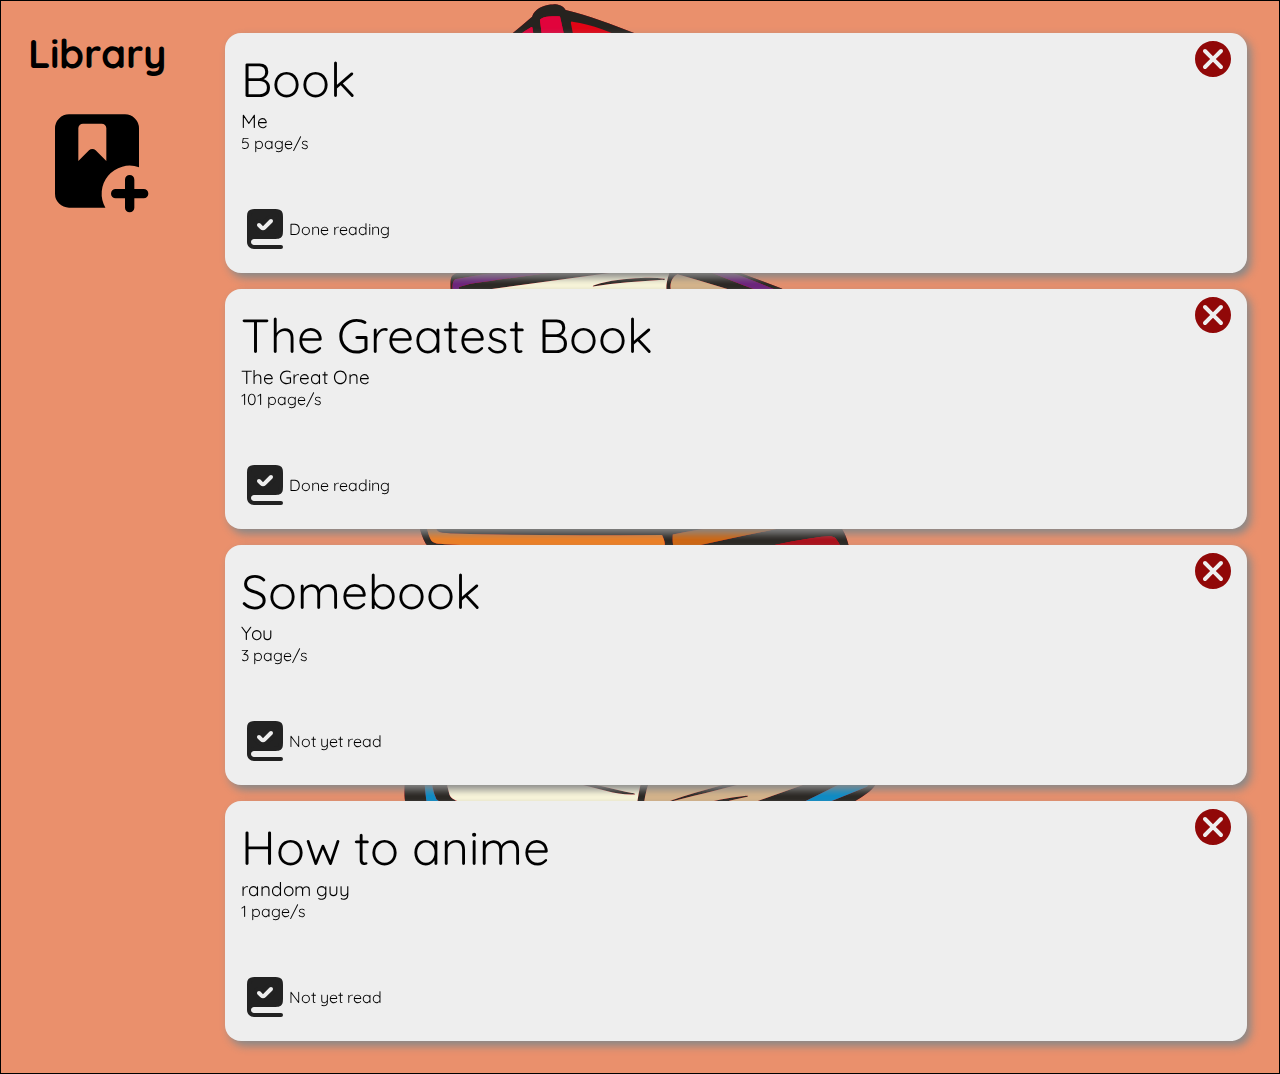
<file: index.html>
<!DOCTYPE html>
<html lang="en">
<head>
  <meta charset="UTF-8">
  <meta name="viewport" content="width=device-width, initial-scale=1.0">
  <title>Document</title>
  <link rel="stylesheet" href="style.css" />
  <script src="script.js" defer></script>
</head>
<body>

  <div class="main-container">
    <div class="flex-top-box container">

      <div class="flex-box sidebar" >
        <div class="controls">
          <h1>Library</h1>
          <button type="button" class="add-book"></button>
        </div>

        <dialog id="new-book">
          <form>
            <fieldset>
              <legend>
                Add your book!
              </legend>
              <div class="flex-box">
                <div class="flex-box fields">
                  <label for="name">Name</label>
                  <input type="text" id="name" required/>
                </div>
                <div class="flex-box fields">
                  <label for="author">Author</label>
                  <input type="text" id="author" />
                </div>
                <div class="flex-box fields">
                  <label for="page">Page</label>
                  <input type="number" id="page" />
                </div>
                <div class="flex-box fields">
                  <label for="to-read">Done reading?</label>
                  <input type="checkbox" id="to-read" />
                </div>
              </div>
              
            </fieldset>
            <div>
              <button id="confirm-btn" formmethod="dialog">Add</button>
              <button id="cancel" value="cancel" >Cancel</button>
            </div>
          </form>
        </dialog>

      </div>

      <div class="flex-box book-panel">
        <div class="flex-box book-list">
          <!--<div class="card flex-box">
            <div>
              <h4>title</h4>
              <p>author</p>
              <p>3 pages</p>
            </div>
            <div class="flex-box">
              <button type="button" class="toggle-read"></button>
              <p>to read</p>
              <button type="button" class="remove-book"></button>
            </div>
          </div>-->
        </div>
      </div>

    </div>
  </div>

</body>
</html>
</file>
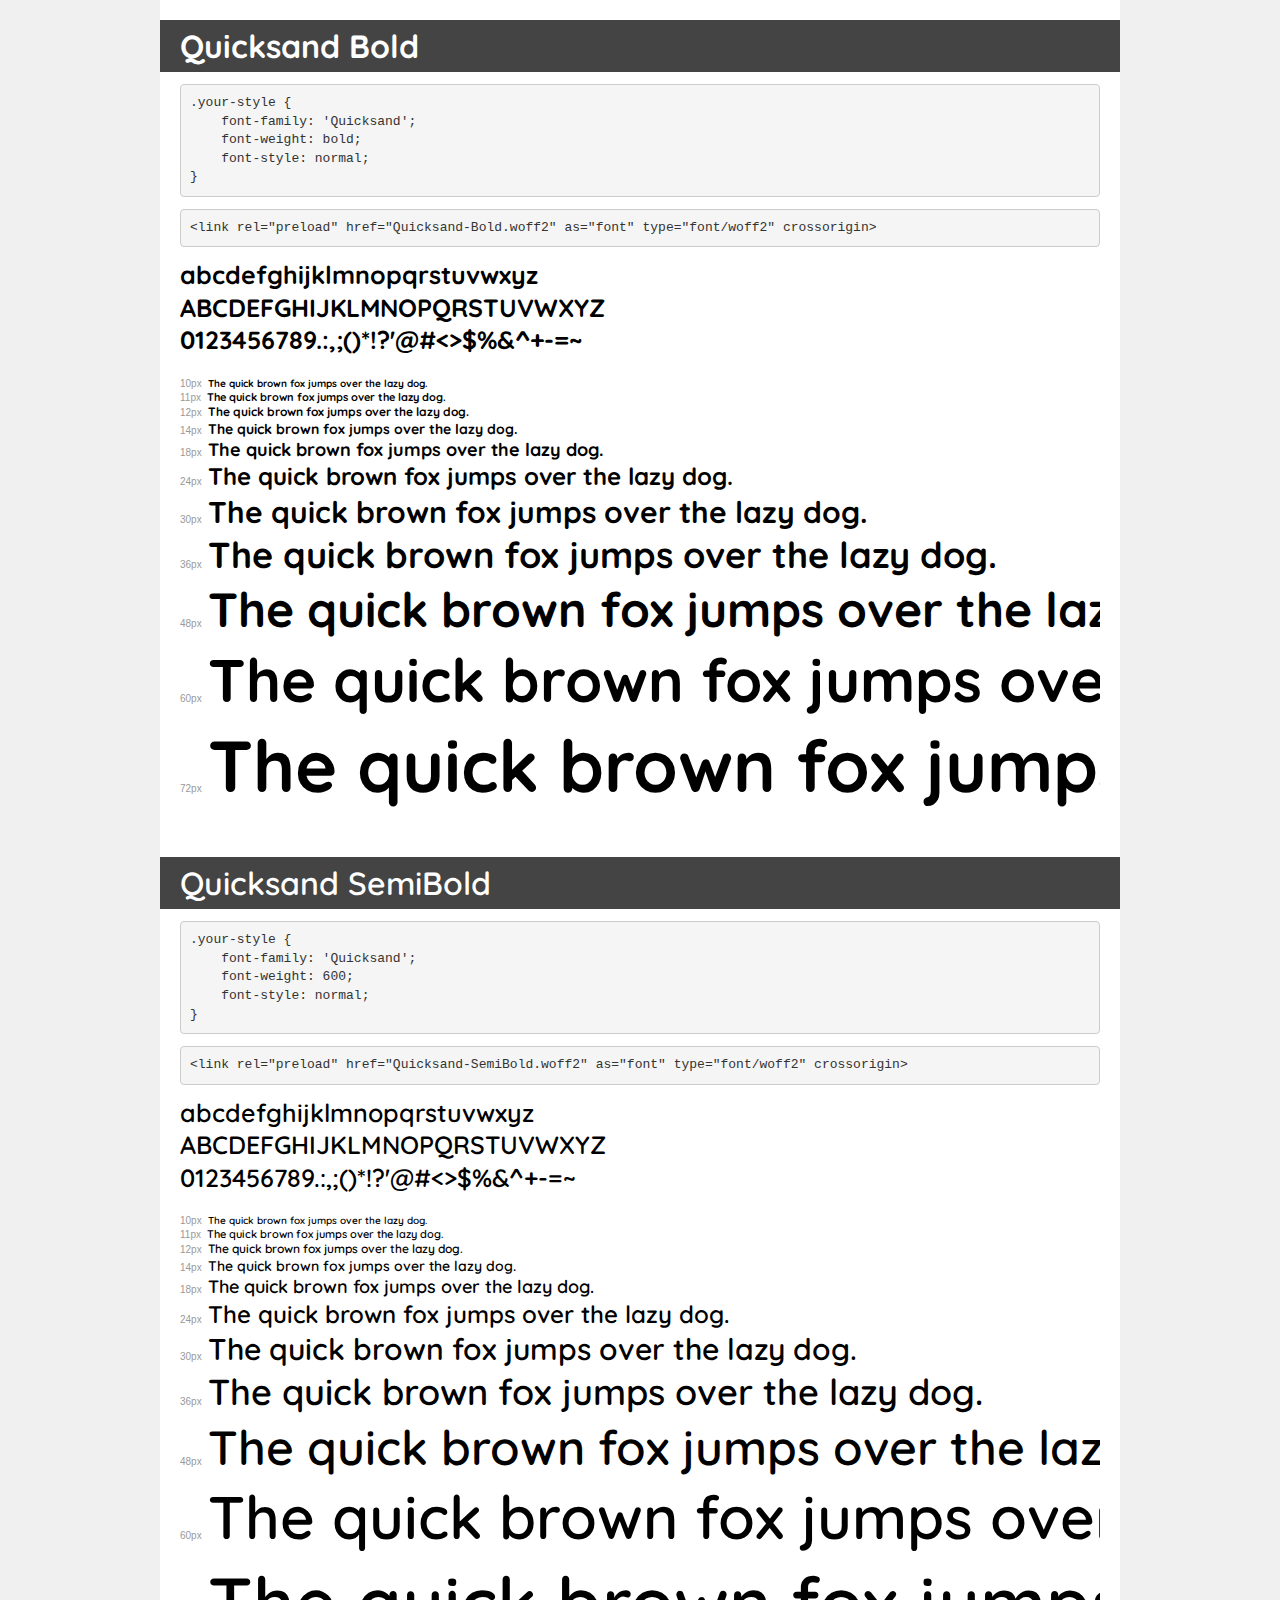
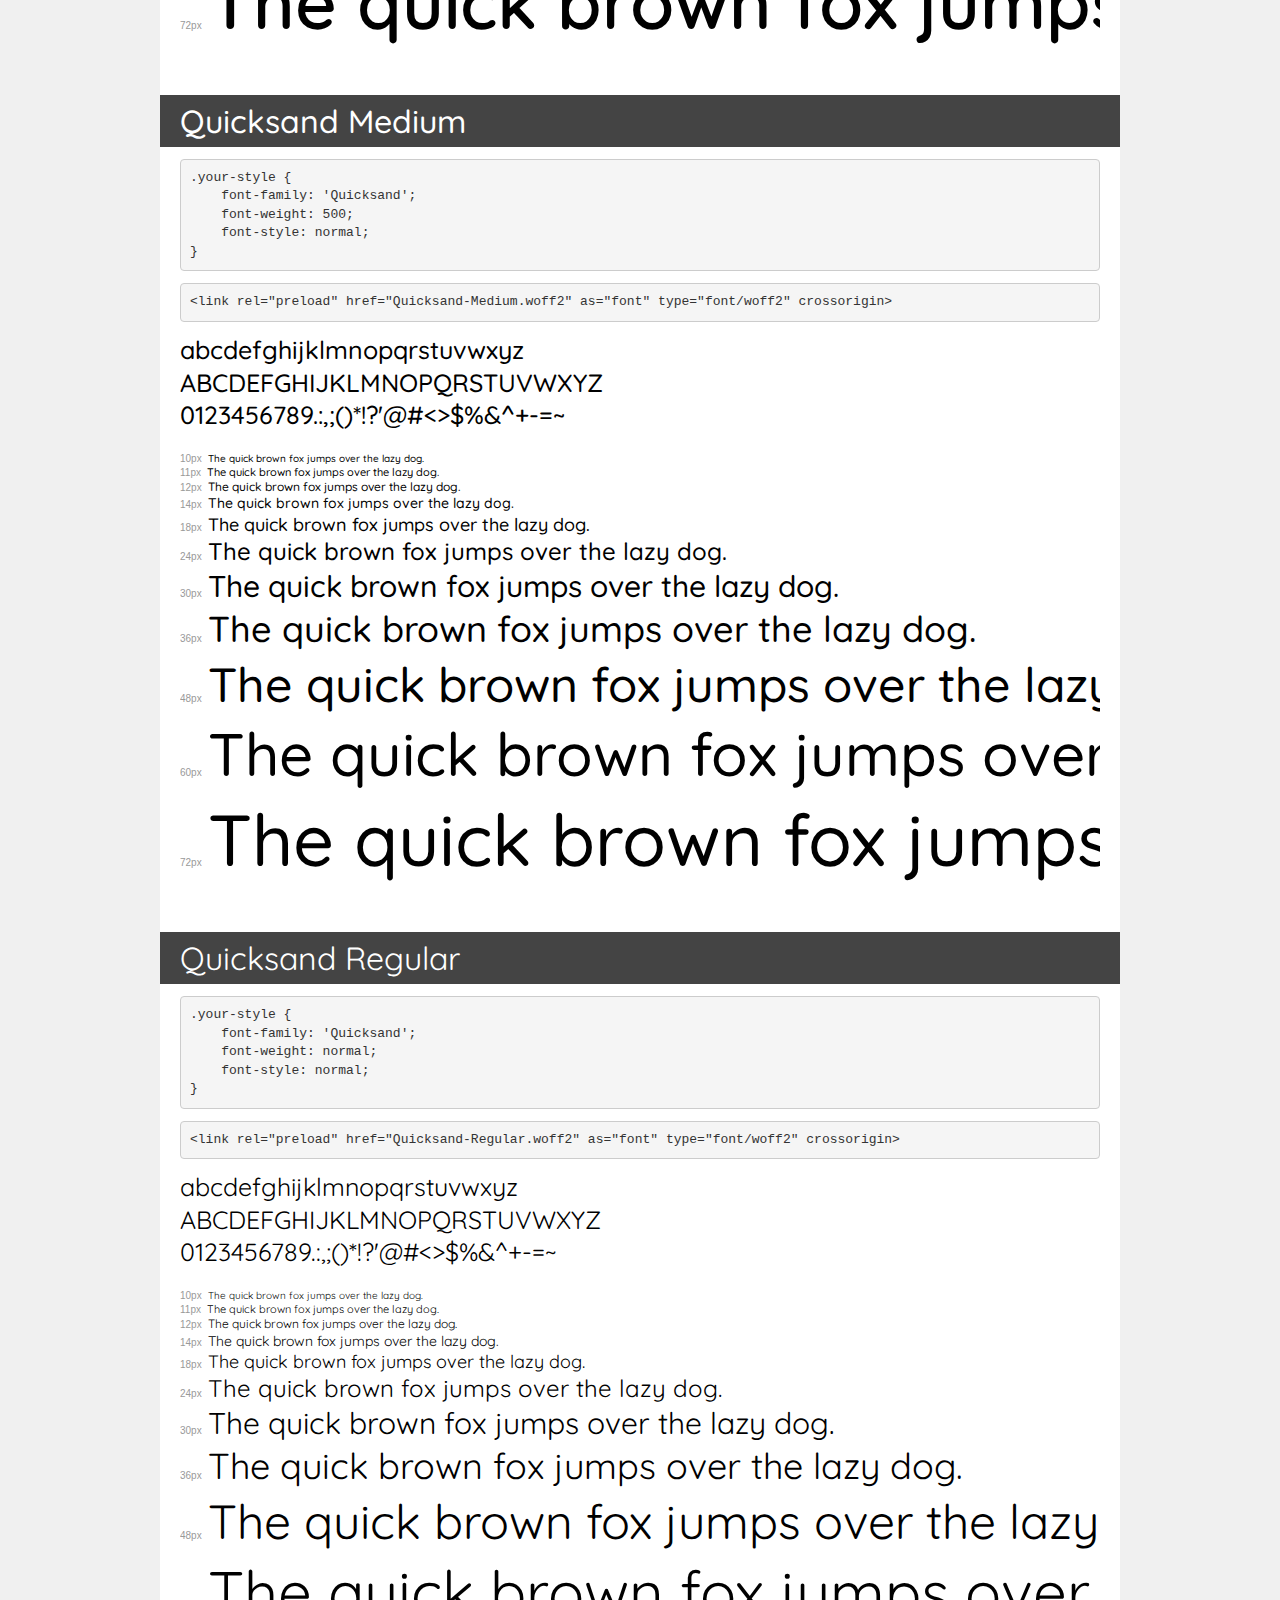
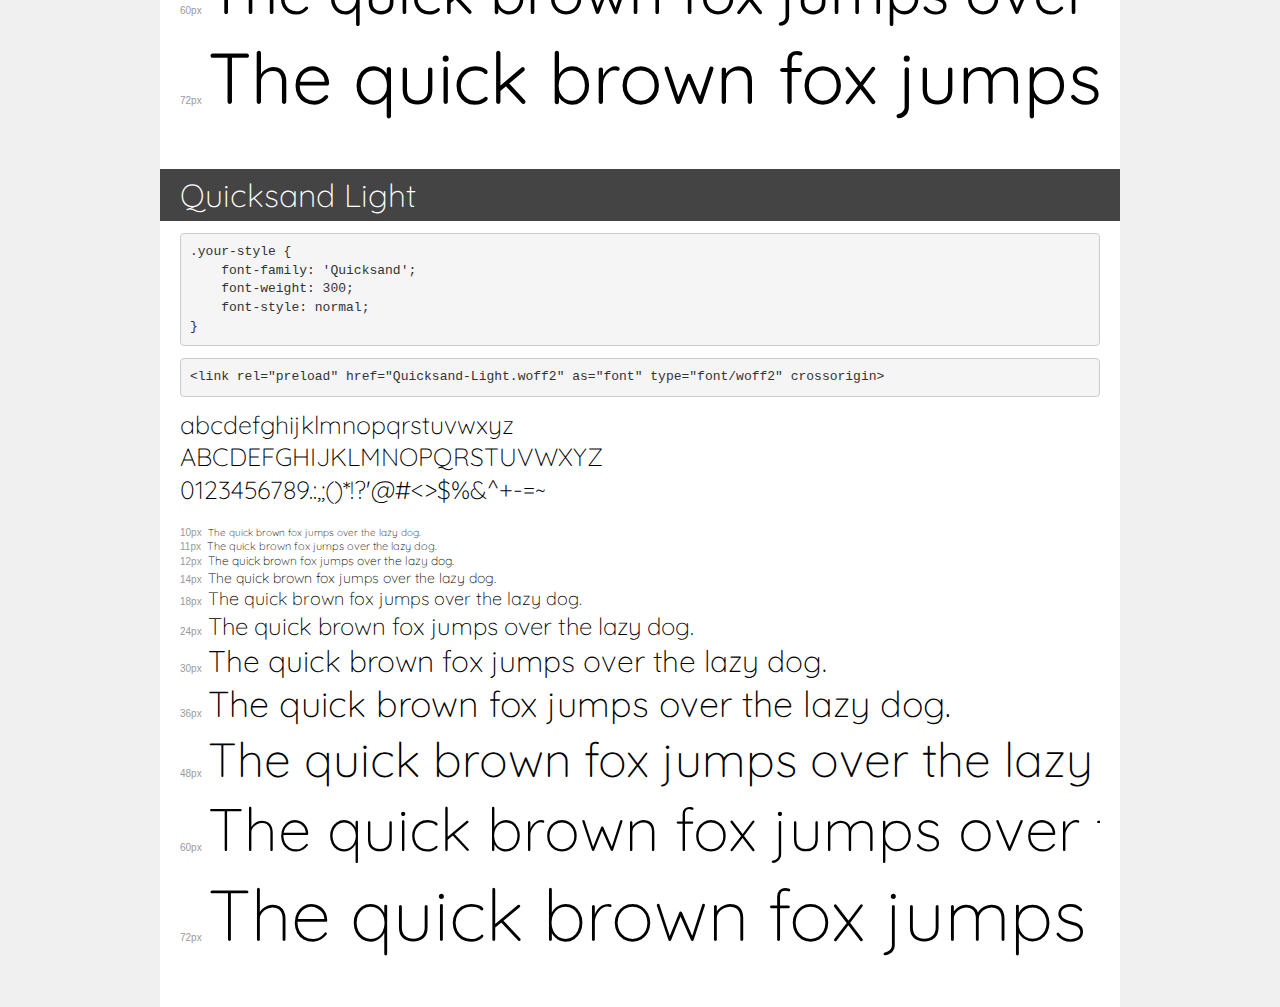
<file: fonts/Quicksand/demo.html>
<!DOCTYPE html>
<html lang="en">
<head>
    <meta charset="utf-8">
    <meta http-equiv="X-UA-Compatible" content="IE=edge">
    <meta name="viewport" content="width=device-width, initial-scale=1">
    <meta name="robots" content="noindex, noarchive">
    <meta name="format-detection" content="telephone=no">
    <title>Transfonter demo</title>
    <link href="stylesheet.css" rel="stylesheet">
    <style>
        /*
        http://meyerweb.com/eric/tools/css/reset/
        v2.0 | 20110126
        License: none (public domain)
        */
        html, body, div, span, applet, object, iframe,
        h1, h2, h3, h4, h5, h6, p, blockquote, pre,
        a, abbr, acronym, address, big, cite, code,
        del, dfn, em, img, ins, kbd, q, s, samp,
        small, strike, strong, sub, sup, tt, var,
        b, u, i, center,
        dl, dt, dd, ol, ul, li,
        fieldset, form, label, legend,
        table, caption, tbody, tfoot, thead, tr, th, td,
        article, aside, canvas, details, embed,
        figure, figcaption, footer, header, hgroup,
        menu, nav, output, ruby, section, summary,
        time, mark, audio, video {
            margin: 0;
            padding: 0;
            border: 0;
            font-size: 100%;
            font: inherit;
            vertical-align: baseline;
        }
        /* HTML5 display-role reset for older browsers */
        article, aside, details, figcaption, figure,
        footer, header, hgroup, menu, nav, section {
            display: block;
        }
        body {
            line-height: 1;
        }
        ol, ul {
            list-style: none;
        }
        blockquote, q {
            quotes: none;
        }
        blockquote:before, blockquote:after,
        q:before, q:after {
            content: '';
            content: none;
        }
        table {
            border-collapse: collapse;
            border-spacing: 0;
        }
        /* demo styles */
        body {
            background: #f0f0f0;
            color: #000;
        }
        .page {
            background: #fff;
            width: 920px;
            margin: 0 auto;
            padding: 20px 20px 0 20px;
            overflow: hidden;
        }
        .font-container {
            overflow-x: auto;
            overflow-y: hidden;
            margin-bottom: 40px;
            line-height: 1.3;
            white-space: nowrap;
            padding-bottom: 5px;
        }
        h1 {
            position: relative;
            background: #444;
            font-size: 32px;
            color: #fff;
            padding: 10px 20px;
            margin: 0 -20px 12px -20px;
        }
        .letters {
            font-size: 25px;
            margin-bottom: 20px;
        }
        .s10:before {
            content: '10px';
        }
        .s11:before {
            content: '11px';
        }
        .s12:before {
            content: '12px';
        }
        .s14:before {
            content: '14px';
        }
        .s18:before {
            content: '18px';
        }
        .s24:before {
            content: '24px';
        }
        .s30:before {
            content: '30px';
        }
        .s36:before {
            content: '36px';
        }
        .s48:before {
            content: '48px';
        }
        .s60:before {
            content: '60px';
        }
        .s72:before {
            content: '72px';
        }
        .s10:before, .s11:before, .s12:before, .s14:before,
        .s18:before, .s24:before, .s30:before, .s36:before,
        .s48:before, .s60:before, .s72:before {
            font-family: Arial, sans-serif;
            font-size: 10px;
            font-weight: normal;
            font-style: normal;
            color: #999;
            padding-right: 6px;
        }
        pre {
            display: block;
            padding: 9px;
            margin: 0 0 12px;
            font-family: Monaco, Menlo, Consolas, "Courier New", monospace;
            font-size: 13px;
            line-height: 1.428571429;
            color: #333;
            font-weight: normal;
            font-style: normal;
            background-color: #f5f5f5;
            border: 1px solid #ccc;
            overflow-x: auto;
            border-radius: 4px;
        }
        /* responsive */
        @media (max-width: 959px) {
            .page {
                width: auto;
                margin: 0;
            }
        }
    </style>
</head>
<body>
<div class="page">
    <div class="demo">
        <h1 style="font-family: 'Quicksand'; font-weight: bold; font-style: normal;">Quicksand Bold</h1>
        <pre title="Usage">.your-style {
    font-family: 'Quicksand';
    font-weight: bold;
    font-style: normal;
}</pre>
        <pre title="Preload (optional)">
&lt;link rel=&quot;preload&quot; href=&quot;Quicksand-Bold.woff2&quot; as=&quot;font&quot; type=&quot;font/woff2&quot; crossorigin&gt;</pre>
        <div class="font-container" style="font-family: 'Quicksand'; font-weight: bold; font-style: normal;">
            <p class="letters">
                abcdefghijklmnopqrstuvwxyz<br>
ABCDEFGHIJKLMNOPQRSTUVWXYZ<br>
                0123456789.:,;()*!?'@#&lt;&gt;$%&^+-=~
            </p>
            <p class="s10" style="font-size: 10px;">The quick brown fox jumps over the lazy dog.</p>
            <p class="s11" style="font-size: 11px;">The quick brown fox jumps over the lazy dog.</p>
            <p class="s12" style="font-size: 12px;">The quick brown fox jumps over the lazy dog.</p>
            <p class="s14" style="font-size: 14px;">The quick brown fox jumps over the lazy dog.</p>
            <p class="s18" style="font-size: 18px;">The quick brown fox jumps over the lazy dog.</p>
            <p class="s24" style="font-size: 24px;">The quick brown fox jumps over the lazy dog.</p>
            <p class="s30" style="font-size: 30px;">The quick brown fox jumps over the lazy dog.</p>
            <p class="s36" style="font-size: 36px;">The quick brown fox jumps over the lazy dog.</p>
            <p class="s48" style="font-size: 48px;">The quick brown fox jumps over the lazy dog.</p>
            <p class="s60" style="font-size: 60px;">The quick brown fox jumps over the lazy dog.</p>
            <p class="s72" style="font-size: 72px;">The quick brown fox jumps over the lazy dog.</p>
        </div>
    </div>

    <div class="demo">
        <h1 style="font-family: 'Quicksand'; font-weight: 600; font-style: normal;">Quicksand SemiBold</h1>
        <pre title="Usage">.your-style {
    font-family: 'Quicksand';
    font-weight: 600;
    font-style: normal;
}</pre>
        <pre title="Preload (optional)">
&lt;link rel=&quot;preload&quot; href=&quot;Quicksand-SemiBold.woff2&quot; as=&quot;font&quot; type=&quot;font/woff2&quot; crossorigin&gt;</pre>
        <div class="font-container" style="font-family: 'Quicksand'; font-weight: 600; font-style: normal;">
            <p class="letters">
                abcdefghijklmnopqrstuvwxyz<br>
ABCDEFGHIJKLMNOPQRSTUVWXYZ<br>
                0123456789.:,;()*!?'@#&lt;&gt;$%&^+-=~
            </p>
            <p class="s10" style="font-size: 10px;">The quick brown fox jumps over the lazy dog.</p>
            <p class="s11" style="font-size: 11px;">The quick brown fox jumps over the lazy dog.</p>
            <p class="s12" style="font-size: 12px;">The quick brown fox jumps over the lazy dog.</p>
            <p class="s14" style="font-size: 14px;">The quick brown fox jumps over the lazy dog.</p>
            <p class="s18" style="font-size: 18px;">The quick brown fox jumps over the lazy dog.</p>
            <p class="s24" style="font-size: 24px;">The quick brown fox jumps over the lazy dog.</p>
            <p class="s30" style="font-size: 30px;">The quick brown fox jumps over the lazy dog.</p>
            <p class="s36" style="font-size: 36px;">The quick brown fox jumps over the lazy dog.</p>
            <p class="s48" style="font-size: 48px;">The quick brown fox jumps over the lazy dog.</p>
            <p class="s60" style="font-size: 60px;">The quick brown fox jumps over the lazy dog.</p>
            <p class="s72" style="font-size: 72px;">The quick brown fox jumps over the lazy dog.</p>
        </div>
    </div>

    <div class="demo">
        <h1 style="font-family: 'Quicksand'; font-weight: 500; font-style: normal;">Quicksand Medium</h1>
        <pre title="Usage">.your-style {
    font-family: 'Quicksand';
    font-weight: 500;
    font-style: normal;
}</pre>
        <pre title="Preload (optional)">
&lt;link rel=&quot;preload&quot; href=&quot;Quicksand-Medium.woff2&quot; as=&quot;font&quot; type=&quot;font/woff2&quot; crossorigin&gt;</pre>
        <div class="font-container" style="font-family: 'Quicksand'; font-weight: 500; font-style: normal;">
            <p class="letters">
                abcdefghijklmnopqrstuvwxyz<br>
ABCDEFGHIJKLMNOPQRSTUVWXYZ<br>
                0123456789.:,;()*!?'@#&lt;&gt;$%&^+-=~
            </p>
            <p class="s10" style="font-size: 10px;">The quick brown fox jumps over the lazy dog.</p>
            <p class="s11" style="font-size: 11px;">The quick brown fox jumps over the lazy dog.</p>
            <p class="s12" style="font-size: 12px;">The quick brown fox jumps over the lazy dog.</p>
            <p class="s14" style="font-size: 14px;">The quick brown fox jumps over the lazy dog.</p>
            <p class="s18" style="font-size: 18px;">The quick brown fox jumps over the lazy dog.</p>
            <p class="s24" style="font-size: 24px;">The quick brown fox jumps over the lazy dog.</p>
            <p class="s30" style="font-size: 30px;">The quick brown fox jumps over the lazy dog.</p>
            <p class="s36" style="font-size: 36px;">The quick brown fox jumps over the lazy dog.</p>
            <p class="s48" style="font-size: 48px;">The quick brown fox jumps over the lazy dog.</p>
            <p class="s60" style="font-size: 60px;">The quick brown fox jumps over the lazy dog.</p>
            <p class="s72" style="font-size: 72px;">The quick brown fox jumps over the lazy dog.</p>
        </div>
    </div>

    <div class="demo">
        <h1 style="font-family: 'Quicksand'; font-weight: normal; font-style: normal;">Quicksand Regular</h1>
        <pre title="Usage">.your-style {
    font-family: 'Quicksand';
    font-weight: normal;
    font-style: normal;
}</pre>
        <pre title="Preload (optional)">
&lt;link rel=&quot;preload&quot; href=&quot;Quicksand-Regular.woff2&quot; as=&quot;font&quot; type=&quot;font/woff2&quot; crossorigin&gt;</pre>
        <div class="font-container" style="font-family: 'Quicksand'; font-weight: normal; font-style: normal;">
            <p class="letters">
                abcdefghijklmnopqrstuvwxyz<br>
ABCDEFGHIJKLMNOPQRSTUVWXYZ<br>
                0123456789.:,;()*!?'@#&lt;&gt;$%&^+-=~
            </p>
            <p class="s10" style="font-size: 10px;">The quick brown fox jumps over the lazy dog.</p>
            <p class="s11" style="font-size: 11px;">The quick brown fox jumps over the lazy dog.</p>
            <p class="s12" style="font-size: 12px;">The quick brown fox jumps over the lazy dog.</p>
            <p class="s14" style="font-size: 14px;">The quick brown fox jumps over the lazy dog.</p>
            <p class="s18" style="font-size: 18px;">The quick brown fox jumps over the lazy dog.</p>
            <p class="s24" style="font-size: 24px;">The quick brown fox jumps over the lazy dog.</p>
            <p class="s30" style="font-size: 30px;">The quick brown fox jumps over the lazy dog.</p>
            <p class="s36" style="font-size: 36px;">The quick brown fox jumps over the lazy dog.</p>
            <p class="s48" style="font-size: 48px;">The quick brown fox jumps over the lazy dog.</p>
            <p class="s60" style="font-size: 60px;">The quick brown fox jumps over the lazy dog.</p>
            <p class="s72" style="font-size: 72px;">The quick brown fox jumps over the lazy dog.</p>
        </div>
    </div>

    <div class="demo">
        <h1 style="font-family: 'Quicksand'; font-weight: 300; font-style: normal;">Quicksand Light</h1>
        <pre title="Usage">.your-style {
    font-family: 'Quicksand';
    font-weight: 300;
    font-style: normal;
}</pre>
        <pre title="Preload (optional)">
&lt;link rel=&quot;preload&quot; href=&quot;Quicksand-Light.woff2&quot; as=&quot;font&quot; type=&quot;font/woff2&quot; crossorigin&gt;</pre>
        <div class="font-container" style="font-family: 'Quicksand'; font-weight: 300; font-style: normal;">
            <p class="letters">
                abcdefghijklmnopqrstuvwxyz<br>
ABCDEFGHIJKLMNOPQRSTUVWXYZ<br>
                0123456789.:,;()*!?'@#&lt;&gt;$%&^+-=~
            </p>
            <p class="s10" style="font-size: 10px;">The quick brown fox jumps over the lazy dog.</p>
            <p class="s11" style="font-size: 11px;">The quick brown fox jumps over the lazy dog.</p>
            <p class="s12" style="font-size: 12px;">The quick brown fox jumps over the lazy dog.</p>
            <p class="s14" style="font-size: 14px;">The quick brown fox jumps over the lazy dog.</p>
            <p class="s18" style="font-size: 18px;">The quick brown fox jumps over the lazy dog.</p>
            <p class="s24" style="font-size: 24px;">The quick brown fox jumps over the lazy dog.</p>
            <p class="s30" style="font-size: 30px;">The quick brown fox jumps over the lazy dog.</p>
            <p class="s36" style="font-size: 36px;">The quick brown fox jumps over the lazy dog.</p>
            <p class="s48" style="font-size: 48px;">The quick brown fox jumps over the lazy dog.</p>
            <p class="s60" style="font-size: 60px;">The quick brown fox jumps over the lazy dog.</p>
            <p class="s72" style="font-size: 72px;">The quick brown fox jumps over the lazy dog.</p>
        </div>
    </div>

</div>
</body>
</html>
</file>
<file: style.css>
/*@import url('https://fonts.googleapis.com/css2?family=Quicksand:wght@700&display=swap');*/
@font-face {
  font-family: 'Quicksand';
  src: url('./fonts/Quicksand/Quicksand-Bold.woff2') format('woff2'),
      url('./fonts/Quicksand/Quicksand-Bold.woff') format('woff');
  font-weight: bold;
  font-style: normal;
  font-display: swap;
}
@font-face {
  font-family: 'Quicksand';
  src: url('./fonts/Quicksand/Quicksand-SemiBold.woff2') format('woff2'),
      url('./fonts/Quicksand/Quicksand-SemiBold.woff') format('woff');
  font-weight: 600;
  font-style: normal;
  font-display: swap;
}
@font-face {
  font-family: 'Quicksand';
  src: url('./fonts/Quicksand/Quicksand-Medium.woff2') format('woff2'),
      url('./fonts/Quicksand/Quicksand-Medium.woff') format('woff');
  font-weight: 500;
  font-style: normal;
  font-display: swap;
}
@font-face {
  font-family: 'Quicksand';
  src: url('./fonts/Quicksand/Quicksand-Regular.woff2') format('woff2'),
      url('./fonts/Quicksand/Quicksand-Regular.woff') format('woff');
  font-weight: normal;
  font-style: normal;
  font-display: swap;
}
@font-face {
  font-family: 'Quicksand';
  src: url('./fonts/Quicksand/Quicksand-Light.woff2') format('woff2'),
      url('./fonts/Quicksand/Quicksand-Light.woff') format('woff');
  font-weight: 300;
  font-style: normal;
  font-display: swap;
}



:root {
  box-sizing: border-box;
  --size-box: min(max(30rem, 100%), 60rem);
  --size-mini: min(max(15rem, 100%), 30rem);
  --size-w: 30rem;
  --main-size: 60rem; /* 960px */
  font-family: 'Quicksand', sans-serif;
}
*, *::before, *::after {
  box-sizing: inherit;
}
body {
  margin: 0;
  padding: 0;
}

.flex-top-box {
  width: min(max(var(--main-size), 100%), calc(var(--main-size) * 2));
  min-height: var(--main-size);
  border: 1px solid black;
  background-color: #D2DAED;
  background-color: #EA906C;
  display: flex;
  flex-flow: row wrap;
}
.flex-box {
  min-height: 2.5rem;
  flex: 1 0 50%;
  display: flex;
  flex-flow: row wrap;
  /*border: 1px solid goldenrod;*/
}

/*
  main-container and container for centering
  without affecting zoom
*/
.main-container {
  display: flex;
  height: 100vh;
}
.container {
  margin: auto auto;
  flex: 0 0 auto;
}
.sidebar {
  flex: 0 0 15%;
  justify-content: center;
  /*background-image: url('./images/book-pile.svg');
  background-size: contain;
  background-repeat: no-repeat;
  background-position: left;
  background-attachment: fixed;*/
}
.controls {
  flex: 0 0 100%;
  text-align: center;
}
.controls > h1 {
  font-size: 2.5rem;
  font-weight: bold;
}
.add-book {
  position: sticky;
  top: 1rem;
  display: inline-block;
  width: 7rem;
  height: 7rem;
  padding: 0;
  background-color: transparent;
  background-image: url('./images/book-plus.svg');
  background-size: contain;
  background-repeat: no-repeat;
  border: none;
}
.add-book:hover {
	cursor: pointer;
  background-image: url('./images/book-plus-blue.svg');
}
.add-book:active {
	
}
.add-book:focus {
  outline: none;
  border-bottom: 0.06rem solid black;
}
#new-book {
  border-radius: 2rem;
  background-color: #EEE2DE;
}
#new-book fieldset {
  border-radius: 1rem;
}
#new-book input[type='text'],
#new-book input[type='number'] {
  border: none;
  border-bottom: 0.125rem solid black;
  background-color: transparent;
}
#new-book input[type='checkbox'] {
  border: 0.125rem solid black;
  border-radius: 1rem;
  background-color: transparent;
}
#new-book input[type='text']:focus,
#new-book input[type='number']:focus,
#new-book input[type='checkbox'] {
  outline: none;
}
#new-book input[type='text']:active {
  
}
#confirm-btn, #cancel  {
  font-family: inherit;
  font-size: 2rem;
  border: 0;
  padding: 0;
  background-color: transparent;
  margin-left: 1rem;
}
#confirm-btn:hover, #cancel:hover {
  cursor: pointer;
  color: #2280c9;
}

.fields {
  flex: 0 0 100%;
  align-items: center;
}
.fields > label {
  flex: 0 0 15%;
  font-size: 1.2rem;
}
.fields > input {
  flex: 5 0 50%;
  font-size: 1.2rem;
}
.fields:last-child > input {
  margin: 0;
  flex: 0 0 auto;
  appearance: none;
  position: relative;
  width: 2rem;
  height: 2rem;
  border: 0.06rem solid black;
}
.fields:last-child > input:checked {
  /*box-shadow: inset 0rem 0rem .5rem white;*/
  border: transparent;
  /*background-color: black;*/
  background-image: url('./images/check-circle.svg');
  background-size: contain;
}
.fields:last-child > input::before {
  /*content: "✔";*/
  content: '';
  position: absolute;
  font-size: 1.5rem;
  width: 1.5rem;
  height: 1.5rem;
  right: 0px;
  top: 0px;
  visibility: hidden;
}
.fields:last-child > input:checked::before {
  visibility: visible;
}

.book-panel {
  padding: 2rem;
  background-image: url('./images/book-pile.svg');
  background-size: contain;
  background-repeat: no-repeat;
  background-position: center;
  background-attachment: fixed;

  /*background-image: url('./images/book-bg.jpg');
  background-size: cover;
  background-repeat: no-repeat;
  background-attachment: fixed;*/
  /*background-color: transparent;*/
}
.book-list {
  gap: 1rem;
}
.card {
  width: 100%;
  height: 15rem;
  padding: 1rem;
  background-color: #eee;
  border-radius: 1rem;
  box-shadow: .25rem .3rem .5rem #888;
  flex: 0 0 100%;
  position: relative;
}
.card:hover {
  background-color: #fff;
  background-color: #EEE2DE;
  box-shadow: .25rem .3rem 1rem #888;
}
.card > div:first-child {
  min-height: 70%;
  flex: 0 0 90%;
}
.card > div:last-child {
  flex: 0 0 100%;
  align-items: center;
  /*background-color: aqua;*/
}
.card > div:last-child > p {
  flex: 0 0 20%;
}
.card > div:last-child > button {
  display: inline-block;
  width: 3rem;
  height: 3rem;
  padding: 0;
  background-color: transparent;
  /*background-image: url('./images/add-ring.svg');*/
  background-size: contain;
  background-repeat: no-repeat;
  border: none;
}
.card > div:last-child > button:hover {
  cursor: pointer;
}
.card > div:last-child > button:focus {
  outline: none;
  border-bottom: 0.06rem solid black;
}
.card > div:last-child > button:active {
  outline: none;
  /*border: 0.06rem solid black;*/
}
.toggle-read {
  background-image: url('./images/book-check.svg')
}
.toggle-read:hover {
  background-image: url('./images/book-check-blue.svg')
}
.remove-book {
  background-image: url('./images/x-red.svg');
  position: absolute;
  right: 1%;
  top: 1%;
}
.card > div:last-child > button::before {
  content: '';
  position: absolute;
}
.card h4, .card p {
  font-weight: normal;
  margin: 0;
  white-space: nowrap;
  text-overflow: ellipsis;
  overflow: hidden;
}
.card h4 {
  font-size: 3rem;
}
.card h4 + p {
  font-size: 1.2rem;
}
</file>
<file: fonts/Quicksand/stylesheet.css>
@font-face {
    font-family: 'Quicksand';
    src: url('Quicksand-Bold.woff2') format('woff2'),
        url('Quicksand-Bold.woff') format('woff');
    font-weight: bold;
    font-style: normal;
    font-display: swap;
}

@font-face {
    font-family: 'Quicksand';
    src: url('Quicksand-SemiBold.woff2') format('woff2'),
        url('Quicksand-SemiBold.woff') format('woff');
    font-weight: 600;
    font-style: normal;
    font-display: swap;
}

@font-face {
    font-family: 'Quicksand';
    src: url('Quicksand-Medium.woff2') format('woff2'),
        url('Quicksand-Medium.woff') format('woff');
    font-weight: 500;
    font-style: normal;
    font-display: swap;
}

@font-face {
    font-family: 'Quicksand';
    src: url('Quicksand-Regular.woff2') format('woff2'),
        url('Quicksand-Regular.woff') format('woff');
    font-weight: normal;
    font-style: normal;
    font-display: swap;
}

@font-face {
    font-family: 'Quicksand';
    src: url('Quicksand-Light.woff2') format('woff2'),
        url('Quicksand-Light.woff') format('woff');
    font-weight: 300;
    font-style: normal;
    font-display: swap;
}
</file>
